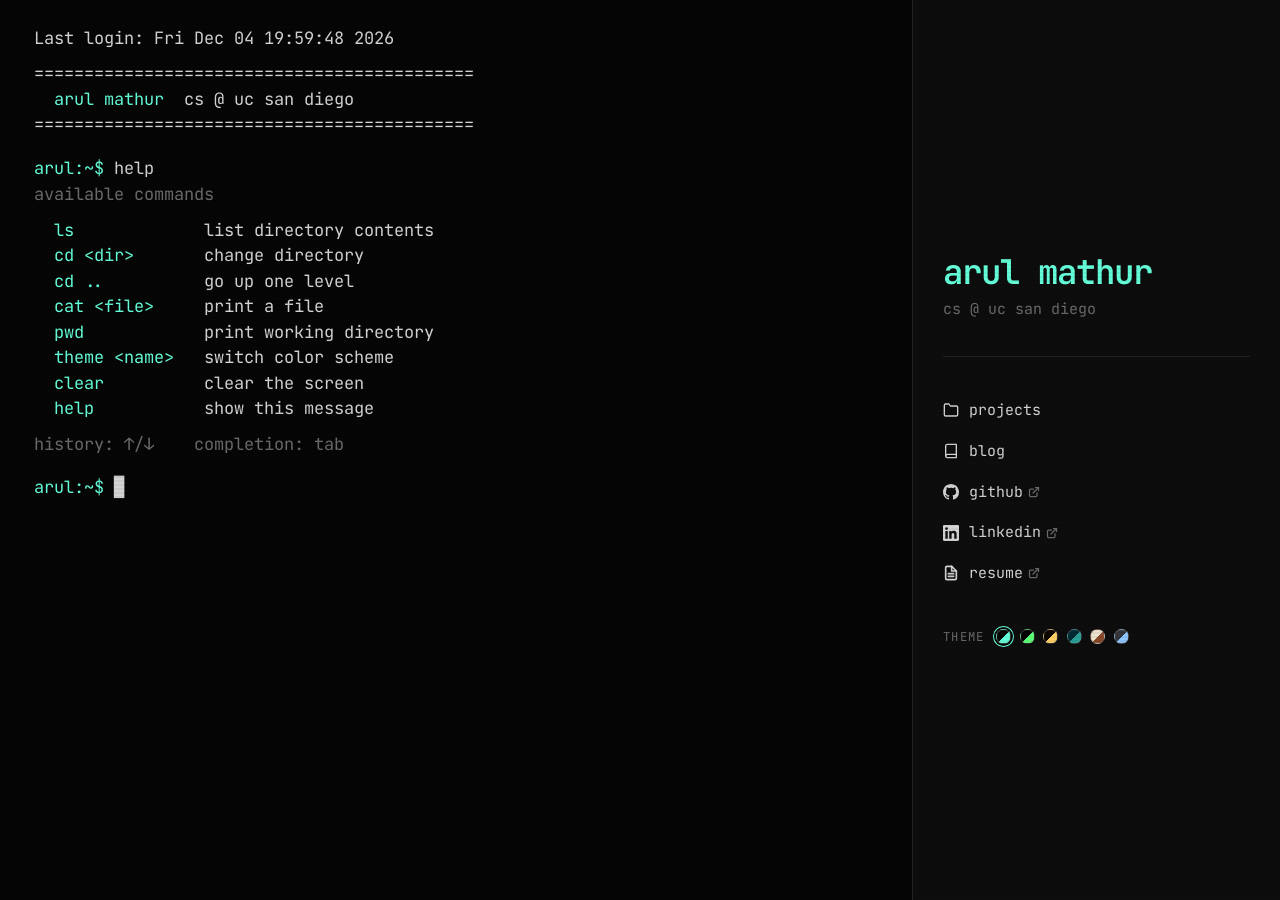
<file: index.html>
<!DOCTYPE html>
<html lang="en">
<head>
  <meta charset="UTF-8">
  <meta name="viewport" content="width=device-width, initial-scale=1.0">
  <title>arul mathur</title>
  <link rel="icon" type="image/svg+xml" href="/favicon.svg">
  <meta name="theme-color" content="#0d0d0d">
  <link rel="canonical" href="https://arulster17.github.io">
  <meta property="og:type" content="website">
  <meta property="og:title" content="arul mathur">
  <meta property="og:url" content="https://arulster17.github.io">
  <meta name="twitter:card" content="summary">
  <meta name="twitter:title" content="arul mathur">
  <link rel="preconnect" href="https://fonts.googleapis.com">
  <link rel="preconnect" href="https://fonts.gstatic.com" crossorigin>
  <link href="https://fonts.googleapis.com/css2?family=JetBrains+Mono:ital,wght@0,400;0,500;0,600;1,400&display=swap" rel="stylesheet">
  <script>
    // Apply saved theme before first paint to avoid a flash of the default.
    (function () {
      try {
        var t = localStorage.getItem('theme');
        if (t) document.documentElement.setAttribute('data-theme', t);
      } catch (e) {}
    })();
  </script>
  <link rel="stylesheet" href="/css/style.css">
</head>
<body>

  <div id="main-layout">

    <!-- ── Terminal ──────────────────────────────────────── -->
    <div id="terminal" role="main" aria-label="Terminal"></div>

    <!-- ── Info panel ────────────────────────────────────── -->
    <aside id="info-panel">
      <div class="info-content">

      <div class="info-name">arul mathur</div>
      <div class="info-role">cs @ uc san diego</div>

      <div class="info-rule"></div>

      <div class="info-links">
        <button class="info-link" type="button" onclick="navStub('projects')" aria-label="Projects">
          <svg width="16" height="16" viewBox="0 0 24 24" fill="none" stroke="currentColor" stroke-width="2" stroke-linecap="round" stroke-linejoin="round" aria-hidden="true"><path d="M22 19a2 2 0 0 1-2 2H4a2 2 0 0 1-2-2V5a2 2 0 0 1 2-2h5l2 3h9a2 2 0 0 1 2 2z"/></svg>
          <span>projects</span>
        </button>
        <button class="info-link" type="button" onclick="navStub('blog')" aria-label="Blog">
          <svg width="16" height="16" viewBox="0 0 24 24" fill="none" stroke="currentColor" stroke-width="2" stroke-linecap="round" stroke-linejoin="round" aria-hidden="true"><path d="M4 19.5A2.5 2.5 0 0 1 6.5 17H20"/><path d="M6.5 2H20v20H6.5A2.5 2.5 0 0 1 4 19.5v-15A2.5 2.5 0 0 1 6.5 2z"/></svg>
          <span>blog</span>
        </button>
        <a class="info-link" href="https://github.com/arulster17" target="_blank" rel="noopener" aria-label="GitHub">
          <svg width="16" height="16" viewBox="0 0 24 24" fill="currentColor" aria-hidden="true"><path d="M12 0C5.37 0 0 5.37 0 12c0 5.31 3.435 9.795 8.205 11.385.6.105.825-.255.825-.57 0-.285-.015-1.23-.015-2.235-3.015.555-3.795-.735-4.035-1.41-.135-.345-.72-1.41-1.23-1.695-.42-.225-1.02-.78-.015-.795.945-.015 1.62.87 1.845 1.23 1.08 1.815 2.805 1.305 3.495.99.105-.78.42-1.305.765-1.605-2.67-.3-5.46-1.335-5.46-5.925 0-1.305.465-2.385 1.23-3.225-.12-.3-.54-1.53.12-3.18 0 0 1.005-.315 3.3 1.23.96-.27 1.98-.405 3-.405s2.04.135 3 .405c2.295-1.56 3.3-1.23 3.3-1.23.66 1.65.24 2.88.12 3.18.765.84 1.23 1.905 1.23 3.225 0 4.605-2.805 5.625-5.475 5.925.435.375.81 1.095.81 2.22 0 1.605-.015 2.895-.015 3.3 0 .315.225.69.825.57A12.02 12.02 0 0 0 24 12c0-6.63-5.37-12-12-12z"/></svg>
          <span>github</span>
          <svg class="ext-icon" width="12" height="12" viewBox="0 0 24 24" fill="none" stroke="currentColor" stroke-width="2.5" stroke-linecap="round" stroke-linejoin="round" aria-hidden="true"><path d="M18 13v6a2 2 0 0 1-2 2H5a2 2 0 0 1-2-2V8a2 2 0 0 1 2-2h6"/><polyline points="15 3 21 3 21 9"/><line x1="10" y1="14" x2="21" y2="3"/></svg>
        </a>
        <a class="info-link" href="https://www.linkedin.com/in/arulster17/" target="_blank" rel="noopener" aria-label="LinkedIn">
          <svg width="16" height="16" viewBox="0 0 24 24" fill="currentColor" aria-hidden="true"><path d="M20.447 20.452h-3.554v-5.569c0-1.328-.027-3.037-1.852-3.037-1.853 0-2.136 1.445-2.136 2.939v5.667H9.351V9h3.414v1.561h.046c.477-.9 1.637-1.85 3.37-1.85 3.601 0 4.267 2.37 4.267 5.455v6.286zM5.337 7.433a2.062 2.062 0 0 1-2.063-2.065 2.064 2.064 0 1 1 2.063 2.065zm1.782 13.019H3.555V9h3.564v11.452zM22.225 0H1.771C.792 0 0 .774 0 1.729v20.542C0 23.227.792 24 1.771 24h20.451C23.2 24 24 23.227 24 22.271V1.729C24 .774 23.2 0 22.222 0h.003z"/></svg>
          <span>linkedin</span>
          <svg class="ext-icon" width="12" height="12" viewBox="0 0 24 24" fill="none" stroke="currentColor" stroke-width="2.5" stroke-linecap="round" stroke-linejoin="round" aria-hidden="true"><path d="M18 13v6a2 2 0 0 1-2 2H5a2 2 0 0 1-2-2V8a2 2 0 0 1 2-2h6"/><polyline points="15 3 21 3 21 9"/><line x1="10" y1="14" x2="21" y2="3"/></svg>
        </a>
        <a class="info-link" href="/Arul%20Mathur%20Resume.pdf" target="_blank" rel="noopener" aria-label="Resume">
          <svg width="16" height="16" viewBox="0 0 24 24" fill="none" stroke="currentColor" stroke-width="2.5" stroke-linecap="round" stroke-linejoin="round" aria-hidden="true"><path d="M13 2H6a2 2 0 0 0-2 2v16a2 2 0 0 0 2 2h12a2 2 0 0 0 2-2V9z"/><polyline points="13 2 13 9 20 9"/><line x1="8" y1="13" x2="16" y2="13"/><line x1="8" y1="17" x2="16" y2="17"/></svg>
          <span>resume</span>
          <svg class="ext-icon" width="12" height="12" viewBox="0 0 24 24" fill="none" stroke="currentColor" stroke-width="2.5" stroke-linecap="round" stroke-linejoin="round" aria-hidden="true"><path d="M18 13v6a2 2 0 0 1-2 2H5a2 2 0 0 1-2-2V8a2 2 0 0 1 2-2h6"/><polyline points="15 3 21 3 21 9"/><line x1="10" y1="14" x2="21" y2="3"/></svg>
        </a>
      </div>

      <div class="info-theme">
        <span class="info-theme-label">theme</span>
        <div class="theme-dots">
          <button class="theme-dot" type="button" data-theme-set="default"   title="default"   aria-label="default theme"   style="--c1:#060606; --c2:#64ffda"></button>
          <button class="theme-dot" type="button" data-theme-set="hacker"    title="hacker"    aria-label="hacker theme"    style="--c1:#000000; --c2:#5cff78"></button>
          <button class="theme-dot" type="button" data-theme-set="amber"     title="amber"     aria-label="amber theme"     style="--c1:#0d0700; --c2:#ffd166"></button>
          <button class="theme-dot" type="button" data-theme-set="solarized" title="solarized" aria-label="solarized theme" style="--c1:#002b36; --c2:#2aa198"></button>
          <button class="theme-dot" type="button" data-theme-set="paper"     title="paper"     aria-label="paper theme"     style="--c1:#ece4cf; --c2:#8a4b2b"></button>
          <button class="theme-dot" type="button" data-theme-set="grey"      title="grey"      aria-label="grey theme"      style="--c1:#33373b; --c2:#8fc7ff"></button>
        </div>
      </div>

      </div><!-- /.info-content -->
    </aside>

  </div>

  <!-- Hidden input that captures all keyboard events -->
  <input
    id="cmd-input"
    type="text"
    autocomplete="off"
    autocorrect="off"
    autocapitalize="off"
    spellcheck="false"
    aria-label="Terminal input"
  >

  <script>
    // Stub: sidebar projects/blog buttons. TODO: wire up real behavior.
    function navStub(section) {
      console.log('navStub: ' + section + ' clicked (not implemented yet)');
    }
  </script>
  <script src="/js/terminal.js"></script>
</body>
</html>
</file>
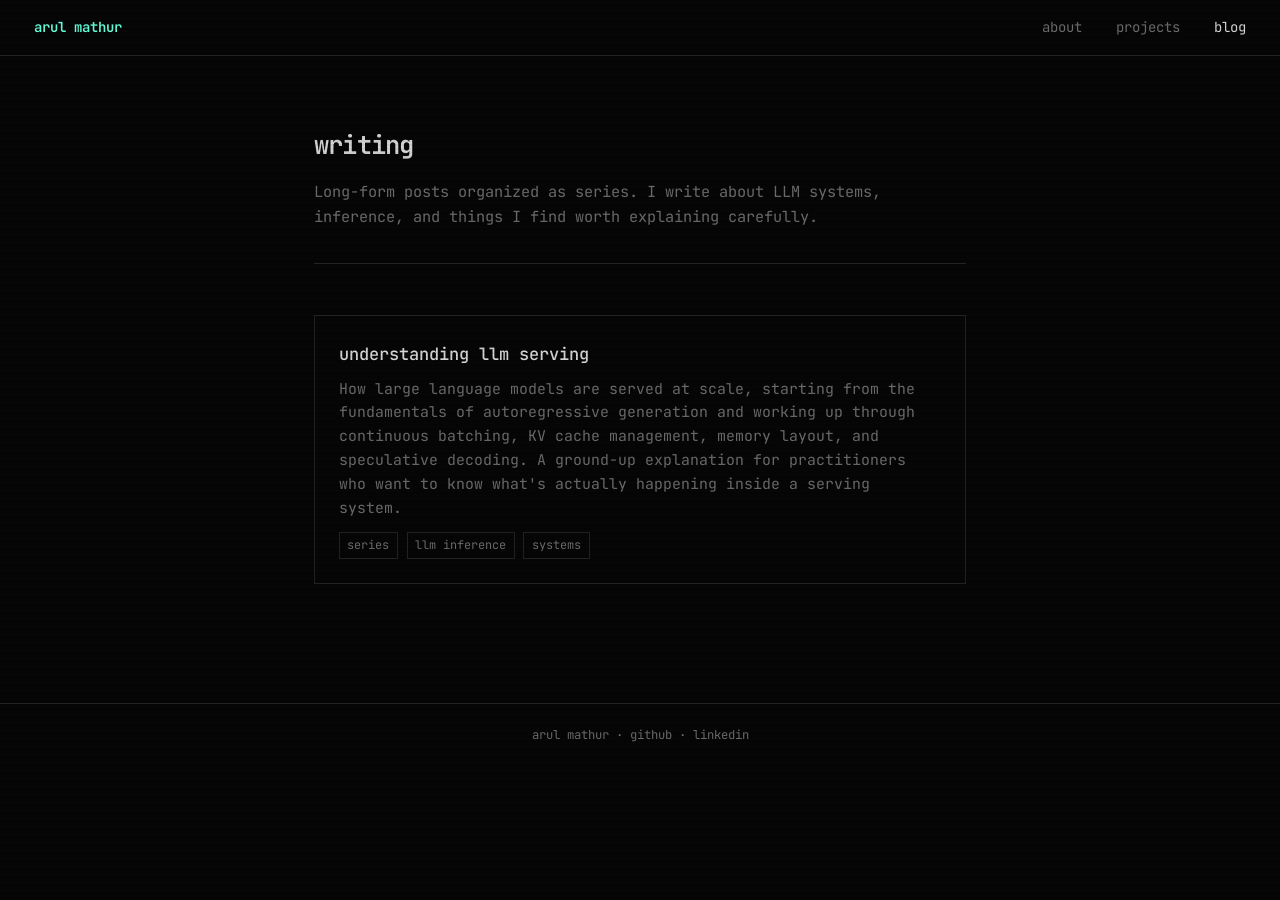
<file: blog/index.html>
<!DOCTYPE html>
<html lang="en">
<head>
  <meta charset="UTF-8">
  <meta name="viewport" content="width=device-width, initial-scale=1.0">
  <title>writing | arul mathur</title>
  <link rel="preconnect" href="https://fonts.googleapis.com">
  <link rel="preconnect" href="https://fonts.gstatic.com" crossorigin>
  <link href="https://fonts.googleapis.com/css2?family=JetBrains+Mono:ital,wght@0,400;0,500;0,600;1,400&display=swap" rel="stylesheet">
  <link rel="stylesheet" href="/css/style.css">
</head>
<body>
  <div id="nav-placeholder"></div>

  <main>

    <div class="page-header">
      <h1 class="page-title">writing</h1>
      <p class="page-desc">
        Long-form posts organized as series. I write about LLM systems,
        inference, and things I find worth explaining carefully.
      </p>
    </div>

    <div class="cards">

      <a href="/blog/llm-serving/" class="card">
        <div class="card-title">understanding llm serving</div>
        <p class="card-desc">
          How large language models are served at scale, starting from the fundamentals of
          autoregressive generation and working up through continuous batching, KV cache
          management, memory layout, and speculative decoding. A ground-up explanation for
          practitioners who want to know what's actually happening inside a serving system.
        </p>
        <div class="card-tags">
          <span class="tag">series</span>
          <span class="tag">llm inference</span>
          <span class="tag">systems</span>
        </div>
      </a>

    </div>

  </main>

  <div id="footer-placeholder"></div>
  <script src="/js/nav.js"></script>
</body>
</html>
</file>
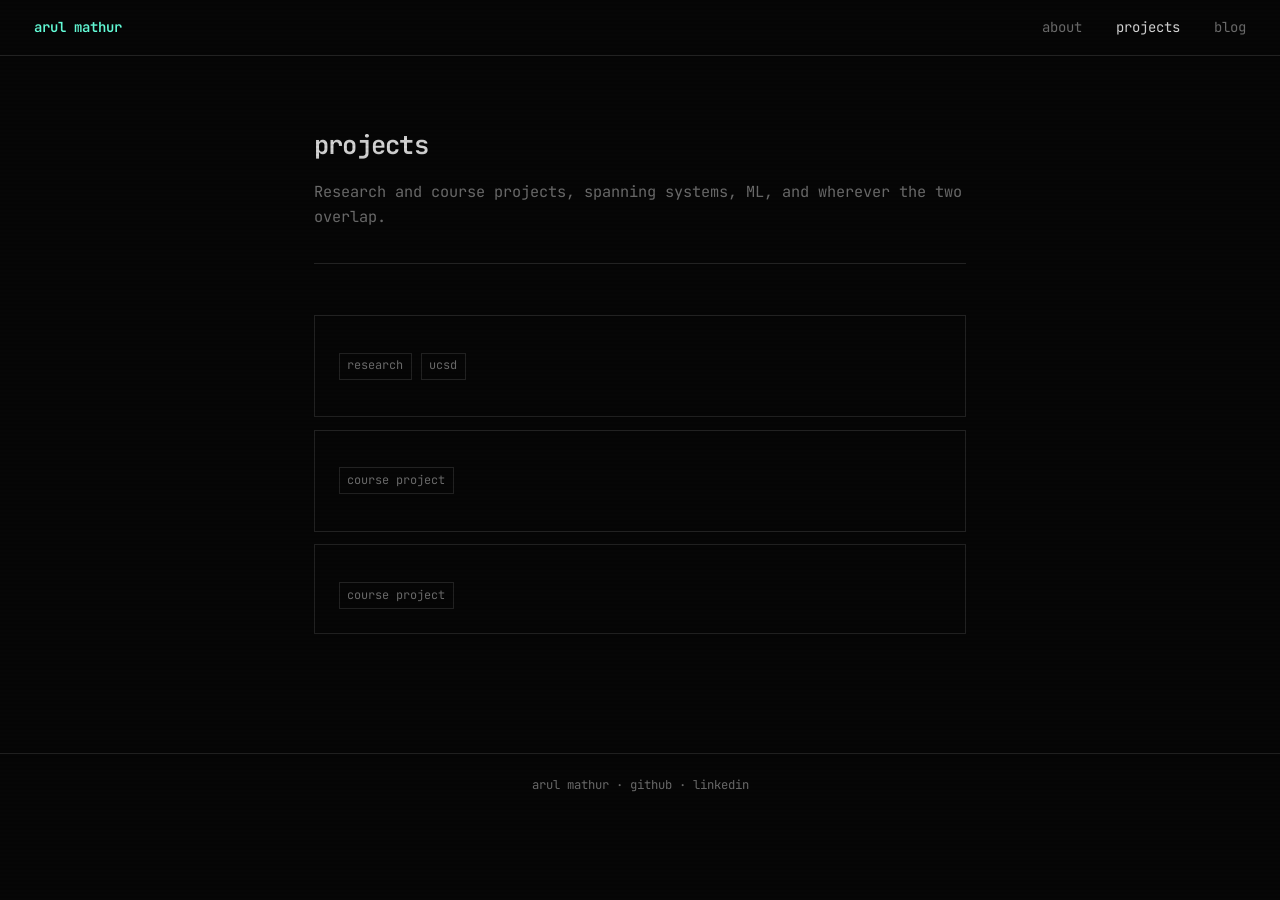
<file: projects/index.html>
<!DOCTYPE html>
<html lang="en">
<head>
  <meta charset="UTF-8">
  <meta name="viewport" content="width=device-width, initial-scale=1.0">
  <title>projects | arul mathur</title>
  <link rel="preconnect" href="https://fonts.googleapis.com">
  <link rel="preconnect" href="https://fonts.gstatic.com" crossorigin>
  <link href="https://fonts.googleapis.com/css2?family=JetBrains+Mono:ital,wght@0,400;0,500;0,600;1,400&display=swap" rel="stylesheet">
  <link rel="stylesheet" href="/css/style.css">
</head>
<body>
  <div id="nav-placeholder"></div>

  <main>

    <div class="page-header">
      <h1 class="page-title">projects</h1>
      <p class="page-desc">
        <!-- TODO: update with a short description of your work/focus -->
        Research and course projects, spanning systems, ML, and wherever the two overlap.
      </p>
    </div>

    <div class="cards">

      <!-- ── RESEARCH ──────────────────────────── -->

      <div class="card">
        <div class="card-title"><!-- TODO: UCSD research project name --></div>
        <p class="card-desc">
          <!-- TODO: 2-3 sentences describing the project - problem, approach, outcome/status -->
        </p>
        <div class="card-tags">
          <span class="tag">research</span>
          <span class="tag">ucsd</span>
          <!-- TODO: add relevant tags, e.g. <span class="tag">llm</span> -->
        </div>
        <div class="card-links">
          <!-- Uncomment and fill in as applicable:
          <a href="#" class="card-link" target="_blank" rel="noopener">paper ↗</a>
          <a href="#" class="card-link" target="_blank" rel="noopener">github ↗</a>
          <a href="#" class="card-link" target="_blank" rel="noopener">slides ↗</a>
          -->
        </div>
      </div>

      <!-- ── COURSE PROJECTS ───────────────────── -->

      <div class="card">
        <div class="card-title"><!-- TODO: course project name --></div>
        <p class="card-desc">
          <!-- TODO: description - what you built, for which course, what the interesting part was -->
        </p>
        <div class="card-tags">
          <span class="tag">course project</span>
          <!-- <span class="tag">cs xxx</span> -->
        </div>
        <div class="card-links">
          <!-- <a href="#" class="card-link" target="_blank" rel="noopener">demo ↗</a> -->
          <!-- <a href="#" class="card-link" target="_blank" rel="noopener">github ↗</a> -->
        </div>
      </div>

      <div class="card">
        <div class="card-title"><!-- TODO: course project name --></div>
        <p class="card-desc">
          <!-- TODO: description -->
        </p>
        <div class="card-tags">
          <span class="tag">course project</span>
        </div>
      </div>

    </div>

  </main>

  <div id="footer-placeholder"></div>
  <script src="/js/nav.js"></script>
</body>
</html>
</file>
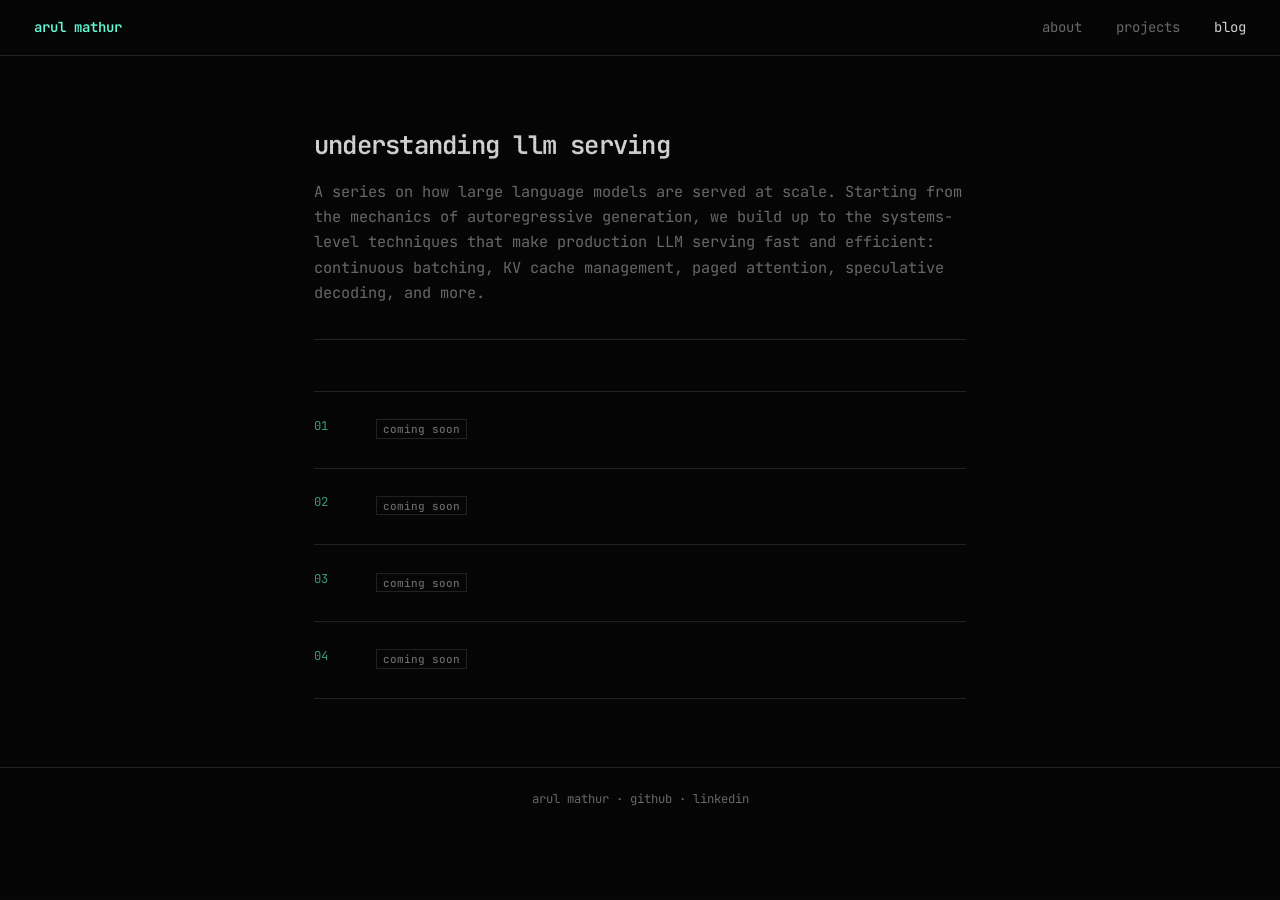
<file: blog/llm-serving/index.html>
<!DOCTYPE html>
<html lang="en">
<head>
  <meta charset="UTF-8">
  <meta name="viewport" content="width=device-width, initial-scale=1.0">
  <title>understanding llm serving | arul mathur</title>
  <link rel="preconnect" href="https://fonts.googleapis.com">
  <link rel="preconnect" href="https://fonts.gstatic.com" crossorigin>
  <link href="https://fonts.googleapis.com/css2?family=JetBrains+Mono:ital,wght@0,400;0,500;0,600;1,400&display=swap" rel="stylesheet">
  <link rel="stylesheet" href="/css/style.css">
</head>
<body>
  <div id="nav-placeholder"></div>

  <main>

    <div class="page-header">
      <h1 class="page-title">understanding llm serving</h1>
      <p class="page-desc">
        A series on how large language models are served at scale. Starting from the
        mechanics of autoregressive generation, we build up to the systems-level techniques
        that make production LLM serving fast and efficient: continuous batching, KV cache
        management, paged attention, speculative decoding, and more.
      </p>
    </div>

    <!-- TODO: fill in actual post titles, summaries, and links from the Medium series.
         For each published post, replace the <span> with an <a href="/blog/llm-serving/XX-slug/"> link
         and remove the "coming soon" badge. -->

    <ul class="post-list">

      <li class="post-item">
        <span class="post-num">01</span>
        <div>
          <span class="post-title" style="color: var(--muted);">
            <!-- TODO: post title --> <span class="badge">coming soon</span>
          </span>
          <p class="post-summary"><!-- TODO: one-line summary --></p>
        </div>
      </li>

      <li class="post-item">
        <span class="post-num">02</span>
        <div>
          <span class="post-title" style="color: var(--muted);">
            <!-- TODO: post title --> <span class="badge">coming soon</span>
          </span>
          <p class="post-summary"><!-- TODO: one-line summary --></p>
        </div>
      </li>

      <li class="post-item">
        <span class="post-num">03</span>
        <div>
          <span class="post-title" style="color: var(--muted);">
            <!-- TODO: post title --> <span class="badge">coming soon</span>
          </span>
          <p class="post-summary"><!-- TODO: one-line summary --></p>
        </div>
      </li>

      <li class="post-item">
        <span class="post-num">04</span>
        <div>
          <span class="post-title" style="color: var(--muted);">
            <!-- TODO: post title --> <span class="badge">coming soon</span>
          </span>
          <p class="post-summary"><!-- TODO: one-line summary --></p>
        </div>
      </li>

    </ul>

  </main>

  <div id="footer-placeholder"></div>
  <script src="/js/nav.js"></script>
</body>
</html>
</file>
<file: css/style.css>
@import url('https://fonts.googleapis.com/css2?family=JetBrains+Mono:ital,wght@0,400;0,500;0,600;1,400&display=swap');

*, *::before, *::after {
  box-sizing: border-box;
  margin: 0;
  padding: 0;
}

:root {
  --bg:         #060606;
  --surface:    #0d0d0d;
  --border:     #222222;
  --text:       #d4d4d4;
  --muted:      #6b6b6b;
  --dim:        #333333;
  --accent:     #64ffda;
  --accent-dim: rgba(100, 255, 218, 0.07);
  --error:      #ff6b6b;
  --warn:       #ffd93d;
  --font:       'JetBrains Mono', 'Fira Code', 'Consolas', monospace;
  --fs:         17px;
  --lh:         1.65;
  --scanline:   rgba(0, 0, 0, 0.05);
}

/* ── Themes (override the color variables above) ──── */
/* default = the :root values; no override block needed. */

:root[data-theme="hacker"] {
  --bg:#000000; --surface:#070707; --border:#1c3a24;
  --text:#2bff4d; --muted:#1a9e3a; --dim:#0f3418;
  --accent:#5cff78; --accent-dim:rgba(92,255,120,0.12);
}

:root[data-theme="amber"] {
  --bg:#0d0700; --surface:#150c02; --border:#3a2600;
  --text:#ffb000; --muted:#9a6a1a; --dim:#2e2000;
  --accent:#ffd166; --accent-dim:rgba(255,209,102,0.10);
}

:root[data-theme="solarized"] {
  --bg:#002b36; --surface:#073642; --border:#0b3c48;
  --text:#93a1a1; --muted:#586e75; --dim:#0b3c48;
  --accent:#2aa198; --accent-dim:rgba(42,161,152,0.14);
}

:root[data-theme="paper"] {
  --bg:#ece4cf; --surface:#e2d9bf; --border:#cdbf9c;
  --text:#40352a; --muted:#8a7a5f; --dim:#c3b493;
  --accent:#8a4b2b; --accent-dim:rgba(138,75,43,0.10);
  --error:#b3261e; --warn:#8a5a00;
  --scanline:transparent;
}

:root[data-theme="grey"] {
  --bg:#33373b; --surface:#2b2f33; --border:#464b50;
  --text:#d7dbe0; --muted:#8b9298; --dim:#3f454a;
  --accent:#8fc7ff; --accent-dim:rgba(143,199,255,0.12);
}

html, body {
  height: 100%;
  background: var(--bg);
  color: var(--text);
  font-family: var(--font);
  font-size: var(--fs);
  line-height: var(--lh);
  -webkit-font-smoothing: antialiased;
}

body {
  display: flex;
  flex-direction: column;
  overflow: hidden;
}

/* ── CRT scanline overlay ───────────────────────── */

body::after {
  content: '';
  position: fixed;
  inset: 0;
  background: repeating-linear-gradient(
    0deg,
    transparent,
    transparent 2px,
    var(--scanline) 2px,
    var(--scanline) 4px
  );
  pointer-events: none;
  z-index: 999;
}

/* ── Main layout ─────────────────────────────────── */

#main-layout {
  flex: 1;
  display: flex;
  min-height: 0;
}

/* ── Terminal ────────────────────────────────────── */

#terminal {
  flex: 55;
  overflow-y: auto;
  overflow-x: hidden;
  padding: 1.5rem 2rem 3rem;
  min-height: 0;
  scrollbar-width: thin;
  scrollbar-color: var(--dim) transparent;
}

/* ── Info panel ──────────────────────────────────── */

#info-panel {
  flex: 20;
  border-left: 1px solid var(--border);
  background: var(--surface);
  padding: 2rem 1.75rem;
  display: flex;
  flex-direction: column;
  overflow-y: auto;
}

.info-content {
  margin: auto 0;
}

.info-name {
  font-size: 2rem;
  font-weight: 600;
  color: var(--accent);
  letter-spacing: -0.03em;
  line-height: 1.1;
  margin-bottom: 0.4rem;
}

.info-role {
  font-size: 0.88rem;
  color: var(--muted);
  margin-bottom: 2rem;
}

.info-rule {
  height: 1px;
  background: var(--border);
  margin-bottom: 2rem;
}

.info-links {
  margin-top: 2rem;
  display: flex;
  flex-direction: column;
  gap: 0.15rem;
}

button.info-link {
  -webkit-appearance: none;
  appearance: none;
  background: none;
  border: none;
  cursor: pointer;
}

.info-link {
  display: flex;
  align-items: center;
  gap: 0.6rem;
  font: inherit;
  font-size: 0.88rem;
  color: var(--text);
  text-decoration: none;
  padding: 0.4rem 0.6rem;
  margin: 0 -0.6rem;
  border-radius: 2px;
  transition: color 0.12s, background 0.12s;
}

.info-link:hover {
  color: var(--accent);
  background: var(--accent-dim);
}

.ext-icon {
  margin-left: -0.3rem;
  color: var(--muted);
  flex-shrink: 0;
}

.info-link:hover .ext-icon {
  color: var(--accent);
}

.info-theme {
  margin-top: 2rem;
  display: flex;
  align-items: center;
  gap: 0.7rem;
}

.info-theme-label {
  font-size: 0.72rem;
  color: var(--muted);
  letter-spacing: 0.1em;
  text-transform: uppercase;
}

.theme-dots {
  display: flex;
  gap: 0.5rem;
}

.theme-dot {
  width: 15px;
  height: 15px;
  border-radius: 50%;
  padding: 0;
  background: linear-gradient(135deg, var(--c1) 0 50%, var(--c2) 50% 100%);
  border: 1px solid rgba(128, 128, 128, 0.4);
  cursor: pointer;
  -webkit-appearance: none;
  appearance: none;
  transition: transform 0.12s, box-shadow 0.12s;
}

.theme-dot:hover { transform: scale(1.2); }

.theme-dot.active {
  box-shadow: 0 0 0 2px var(--bg), 0 0 0 3px var(--accent);
}

@media (max-width: 768px) {
  #info-panel { display: none; }
}

#terminal::-webkit-scrollbar { width: 3px; }
#terminal::-webkit-scrollbar-track { background: transparent; }
#terminal::-webkit-scrollbar-thumb { background: var(--dim); border-radius: 2px; }

/* ── Inline prompt ───────────────────────────────── */

.prompt-line {
  display: flex;
  align-items: baseline;
  margin-top: 0.35rem;
  white-space: pre-wrap;
}

.typed-text {
  white-space: pre;
  color: var(--text);
}

.cursor {
  color: var(--text);
  animation: blink 1.1s step-end infinite;
}

@keyframes blink {
  0%, 100% { opacity: 1; }
  50%       { opacity: 0; }
}

/* Hidden keyboard capture input */
#cmd-input {
  position: fixed;
  top: -9999px;
  left: -9999px;
  width: 1px;
  height: 1px;
  opacity: 0;
  border: none;
  outline: none;
  font: inherit;
  background: transparent;
}

/* ── Output line types ───────────────────────────── */

.out-line {
  white-space: pre-wrap;
  word-break: break-word;
  line-height: 1.5;
}

.out-blank {
  height: calc(var(--fs) * 0.6);
}

/* ── Prompt ──────────────────────────────────────── */

.prompt {
  color: var(--accent);
  user-select: none;
  white-space: nowrap;
  flex-shrink: 0;
}

/* ── Text utilities ──────────────────────────────── */

.c-accent  { color: var(--accent); }
.c-muted   { color: var(--muted); }
.c-dim     { color: var(--dim); }
.c-error   { color: var(--error); }
.c-warn    { color: var(--warn); }
.c-text    { color: var(--text); }
.bold      { font-weight: 600; }
.italic    { font-style: italic; }

/* ── Clickable command buttons ───────────────────── */

.cmd-btn {
  display: inline;
  font: inherit;
  font-size: inherit;
  color: var(--accent);
  background: none;
  border: 1px solid rgba(100, 255, 218, 0.2);
  padding: 0 0.35em;
  cursor: pointer;
  line-height: inherit;
  transition: background 0.1s, border-color 0.1s;
  vertical-align: baseline;
}

.cmd-btn:hover {
  background: var(--accent-dim);
  border-color: var(--accent);
}

/* ── External links ──────────────────────────────── */

.ext-link {
  color: var(--accent);
  text-decoration: none;
  border-bottom: 1px solid rgba(100, 255, 218, 0.25);
  transition: border-color 0.1s;
}

.ext-link:hover {
  border-bottom-color: var(--accent);
}

/* ── Section heading inside output ──────────────── */

.out-heading {
  color: var(--accent);
  font-weight: 600;
  font-size: 0.75em;
  letter-spacing: 0.12em;
  text-transform: uppercase;
}

.out-rule {
  color: var(--dim);
}

/* ── ls entry buttons (look like plain text) ────── */

.ls-entry {
  border-color: transparent;
  padding: 0;
  margin-right: 0.25rem;
}

.ls-entry:hover {
  background: none;
}

.ls-entry:hover span {
  text-decoration: underline;
}

/* ── Tag chips ───────────────────────────────────── */

.chip {
  display: inline;
  color: var(--muted);
  font-size: 0.78em;
  letter-spacing: 0.04em;
}
.chip::before { content: '['; }
.chip::after  { content: ']'; }

/* ── Project entries ─────────────────────────────── */

.proj-indent {
  padding-left: 1.5rem;
  border-left: 1px solid var(--dim);
}

/* ── Embed blocks ────────────────────────────────── */

.embed-block {
  margin: 0.25rem 0 0.5rem 0;
}

.embed-header {
  display: flex;
  align-items: center;
  gap: 0.75rem;
  padding-bottom: 0.25rem;
}

.embed-label {
  color: var(--muted);
  font-size: 0.85em;
}

.embed-content {
  border: 1px solid var(--border);
}

.embed-content iframe {
  display: block;
  width: 100%;
  height: 420px;
  border: none;
  background: var(--surface);
}

.embed-content img {
  display: block;
  max-width: 100%;
  height: auto;
}

/* ── Tab completion hint ─────────────────────────── */

.completion-hint {
  color: var(--muted);
}

/* ── Welcome banner ──────────────────────────────── */

.banner-line {
  color: var(--accent);
  line-height: 1.25;
}

.no-liga {
  font-feature-settings: "calt" 0, "liga" 0;
  font-variant-ligatures: none;
}

/* ── Responsive ──────────────────────────────────── */

@media (max-width: 600px) {
  #terminal {
    padding: 1rem 1.25rem 3rem;
  }
}


/* ════════════════════════════════════════════════════
   Fallback page styles (projects/, blog/, etc.)
   These apply when #terminal is not present.
   ════════════════════════════════════════════════════ */

body:not(:has(#terminal)) {
  overflow: auto;
}

/* nav */
nav {
  position: sticky;
  top: 0;
  z-index: 10;
  background: var(--bg);
  border-bottom: 1px solid var(--border);
  height: 56px;
  display: flex;
  align-items: center;
  justify-content: space-between;
  padding: 0 2rem;
  font-size: 0.82rem;
}

.nav-name {
  color: var(--accent);
  font-weight: 600;
  text-decoration: none;
}

.nav-links {
  display: flex;
  gap: 2rem;
}

.nav-links a {
  color: var(--muted);
  text-decoration: none;
  transition: color 0.12s;
}

.nav-links a:hover,
.nav-links a.active {
  color: var(--text);
}

/* main container */
main {
  max-width: 720px;
  width: 100%;
  margin: 0 auto;
  padding: 4rem 2rem;
}

/* page header */
.page-header {
  margin-bottom: 3rem;
  padding-bottom: 2rem;
  border-bottom: 1px solid var(--border);
}

.page-title {
  font-size: 1.5rem;
  font-weight: 600;
  letter-spacing: -0.03em;
  margin-bottom: 0.75rem;
}

.page-desc {
  font-size: 0.9rem;
  color: var(--muted);
  line-height: 1.65;
}

/* cards */
.cards { display: grid; gap: 0.75rem; margin-bottom: 3rem; }

.card {
  border: 1px solid var(--border);
  padding: 1.4rem;
  color: inherit;
  text-decoration: none;
  display: block;
  transition: border-color 0.12s, background 0.12s;
}

a.card:hover {
  border-color: var(--accent);
  background: var(--accent-dim);
}

.card-title {
  font-weight: 500;
  margin-bottom: 0.5rem;
}

.card-desc {
  font-size: 0.875rem;
  color: var(--muted);
  line-height: 1.6;
  margin-bottom: 0.75rem;
}

.card-tags { display: flex; gap: 0.5rem; flex-wrap: wrap; }

.tag {
  font-size: 0.7rem;
  padding: 0.15rem 0.45rem;
  border: 1px solid var(--border);
  color: var(--muted);
}

.card-links { display: flex; gap: 1rem; margin-top: 0.75rem; }

.card-link {
  font-size: 0.78rem;
  color: var(--accent);
  text-decoration: none;
}

/* section header */
.section-header {
  display: flex;
  align-items: center;
  gap: 0.75rem;
  margin-bottom: 1.5rem;
}

.section-title {
  font-size: 0.7rem;
  font-weight: 500;
  color: var(--muted);
  text-transform: uppercase;
  letter-spacing: 0.12em;
  white-space: nowrap;
}

.section-rule { flex: 1; height: 1px; background: var(--border); }

.section-link {
  font-size: 0.72rem;
  color: var(--muted);
  text-decoration: none;
}

.section-link:hover { color: var(--accent); }

/* post list */
.post-list { list-style: none; }

.post-item {
  display: grid;
  grid-template-columns: 2.5rem 1fr;
  gap: 0.75rem;
  padding: 1.25rem 0;
  border-bottom: 1px solid var(--border);
}

.post-item:first-child { border-top: 1px solid var(--border); }

.post-num { font-size: 0.72rem; color: var(--accent); opacity: 0.6; padding-top: 0.15rem; }

.post-title {
  font-weight: 500;
  font-size: 0.88rem;
  color: var(--text);
  text-decoration: none;
}

a.post-title:hover { color: var(--accent); }

.post-summary { font-size: 0.85rem; color: var(--muted); margin-top: 0.3rem; }

.badge {
  display: inline;
  font-size: 0.65rem;
  color: var(--muted);
  border: 1px solid var(--border);
  padding: 0.1rem 0.35rem;
  margin-left: 0.4rem;
  vertical-align: middle;
}

/* hero (used in old index.html - kept for reference) */
.hero { margin-bottom: 4rem; }

.hero-name {
  font-size: clamp(1.8rem, 5vw, 2.5rem);
  font-weight: 600;
  letter-spacing: -0.04em;
  margin-bottom: 0.5rem;
}

.hero-name::before { content: '> '; color: var(--accent); }
.hero-rule { border: none; border-top: 1px solid var(--border); margin: 1rem 0 1.4rem; }
.hero-tagline { font-size: 0.9rem; color: var(--muted); margin-bottom: 1.75rem; }
.hero-links { display: flex; gap: 0.75rem; flex-wrap: wrap; }

.btn {
  display: inline-flex;
  align-items: center;
  font-size: 0.78rem;
  padding: 0.4rem 0.85rem;
  border: 1px solid var(--border);
  color: var(--muted);
  text-decoration: none;
  transition: border-color 0.12s, color 0.12s;
}

.btn:hover { border-color: var(--accent); color: var(--accent); }

/* footer */
footer {
  border-top: 1px solid var(--border);
  padding: 1.25rem 2rem;
  font-size: 0.72rem;
  color: var(--muted);
  text-align: center;
}

footer a { color: var(--muted); text-decoration: none; }
footer a:hover { color: var(--text); }

@media (max-width: 600px) {
  nav { padding: 0 1.25rem; }
  main { padding: 2.5rem 1.25rem; }
}
</file>
